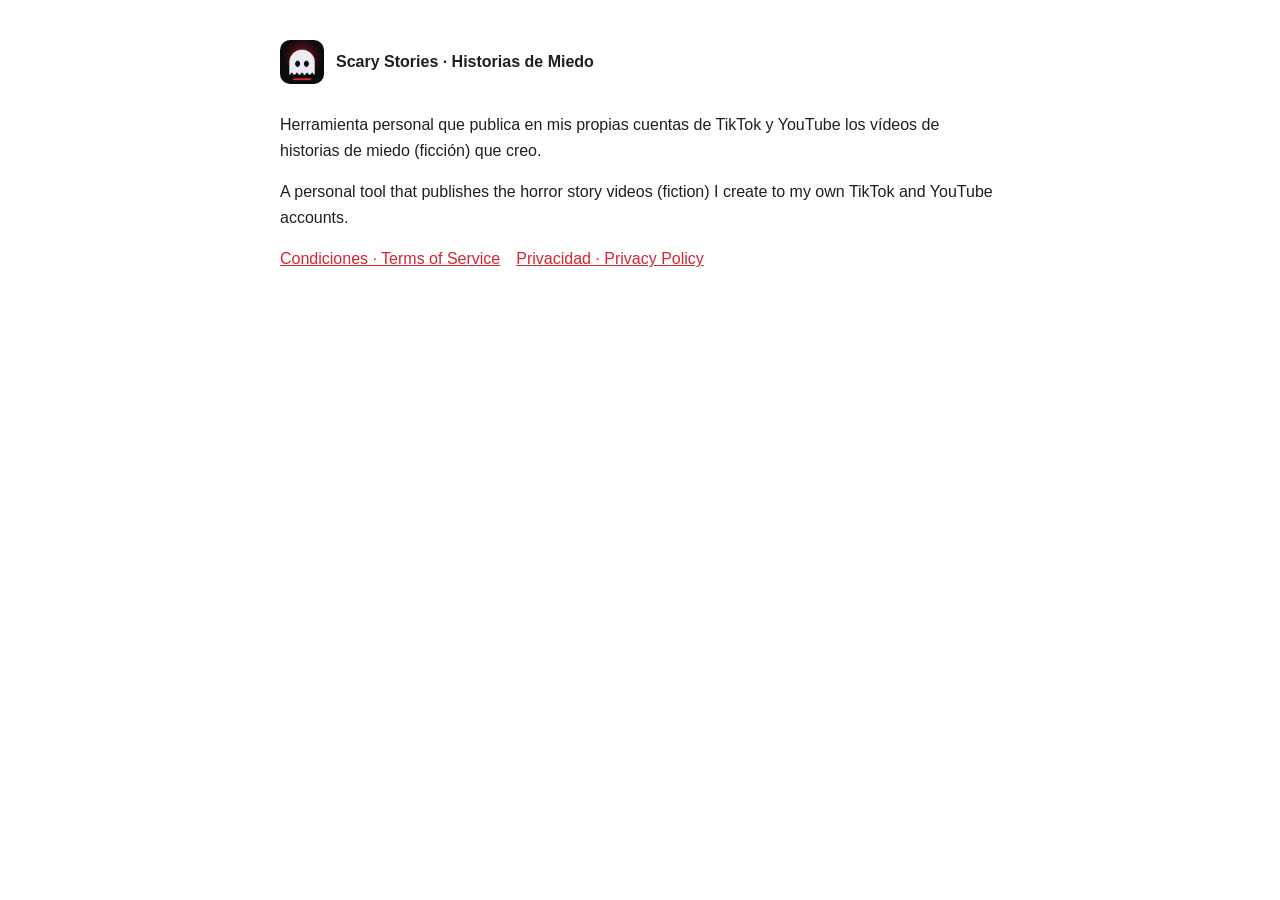
<file: index.html>
<!doctype html><html lang="es"><head><meta charset="utf-8"><meta name="viewport" content="width=device-width,initial-scale=1">
<title>Scary Stories</title><link rel="stylesheet" href="style.css"><link rel="icon" href="app-icon-1024.png"></head>
<body><main><div class="brand"><img src="app-icon-1024.png" alt=""><span>Scary Stories · Historias de Miedo</span></div>
<p>Herramienta personal que publica en mis propias cuentas de TikTok y YouTube los vídeos de historias de miedo (ficción) que creo.</p>
<p>A personal tool that publishes the horror story videos (fiction) I create to my own TikTok and YouTube accounts.</p>
<nav><a href="terms.html">Condiciones · Terms of Service</a><a href="privacy.html">Privacidad · Privacy Policy</a></nav>
</main></body></html>
</file>
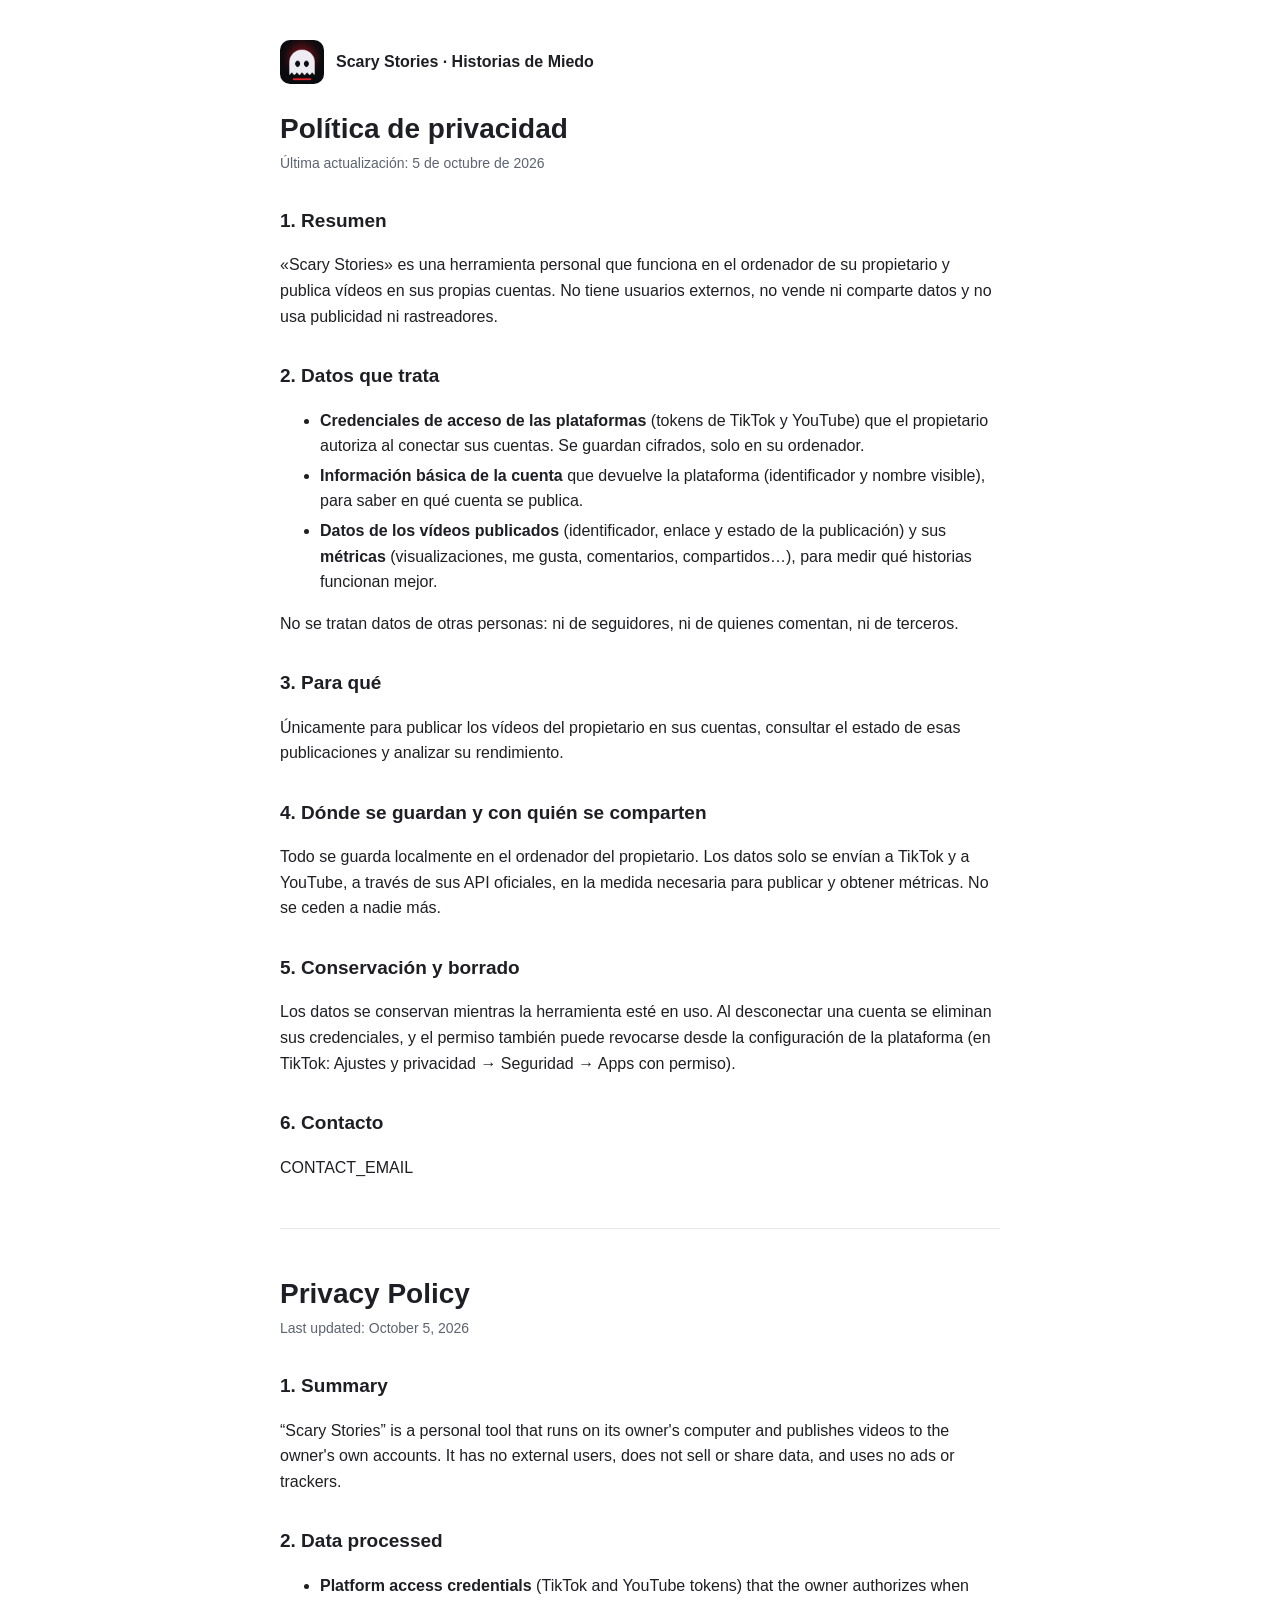
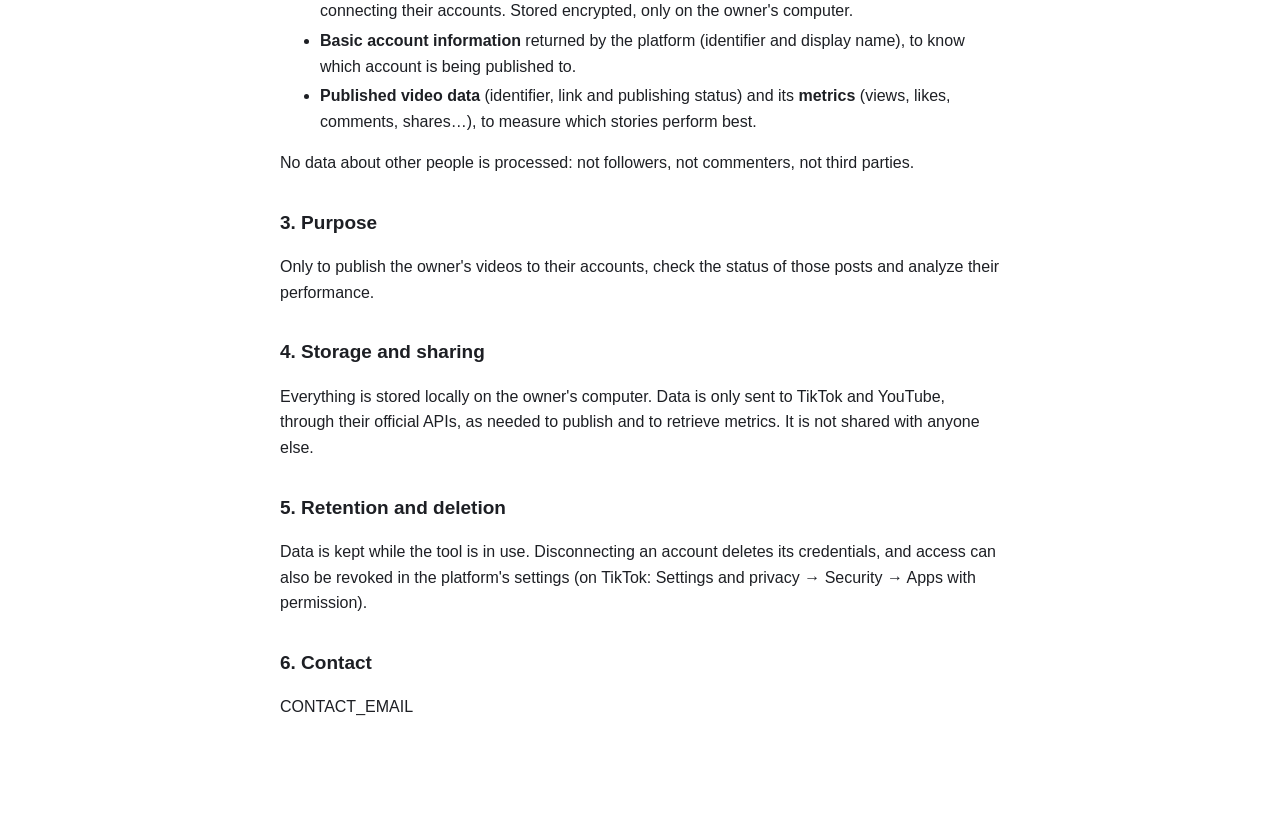
<file: privacy.html>
<!doctype html><html lang="es"><head><meta charset="utf-8"><meta name="viewport" content="width=device-width,initial-scale=1">
<title>Política de privacidad · Privacy Policy — Scary Stories</title><link rel="stylesheet" href="style.css"></head>
<body><main>
<div class="brand"><img src="app-icon-1024.png" alt=""><span>Scary Stories · Historias de Miedo</span></div>
<h1>Política de privacidad</h1><div class="upd">Última actualización: 5 de octubre de 2026</div>
<h2>1. Resumen</h2>
<p>«Scary Stories» es una herramienta personal que funciona en el ordenador de su propietario y publica vídeos en sus propias cuentas. No tiene usuarios externos, no vende ni comparte datos y no usa publicidad ni rastreadores.</p>
<h2>2. Datos que trata</h2>
<ul><li><b>Credenciales de acceso de las plataformas</b> (tokens de TikTok y YouTube) que el propietario autoriza al conectar sus cuentas. Se guardan cifrados, solo en su ordenador.</li>
<li><b>Información básica de la cuenta</b> que devuelve la plataforma (identificador y nombre visible), para saber en qué cuenta se publica.</li>
<li><b>Datos de los vídeos publicados</b> (identificador, enlace y estado de la publicación) y sus <b>métricas</b> (visualizaciones, me gusta, comentarios, compartidos…), para medir qué historias funcionan mejor.</li></ul>
<p>No se tratan datos de otras personas: ni de seguidores, ni de quienes comentan, ni de terceros.</p>
<h2>3. Para qué</h2>
<p>Únicamente para publicar los vídeos del propietario en sus cuentas, consultar el estado de esas publicaciones y analizar su rendimiento.</p>
<h2>4. Dónde se guardan y con quién se comparten</h2>
<p>Todo se guarda localmente en el ordenador del propietario. Los datos solo se envían a TikTok y a YouTube, a través de sus API oficiales, en la medida necesaria para publicar y obtener métricas. No se ceden a nadie más.</p>
<h2>5. Conservación y borrado</h2>
<p>Los datos se conservan mientras la herramienta esté en uso. Al desconectar una cuenta se eliminan sus credenciales, y el permiso también puede revocarse desde la configuración de la plataforma (en TikTok: Ajustes y privacidad → Seguridad → Apps con permiso).</p>
<h2>6. Contacto</h2>
<p>CONTACT_EMAIL</p>
<hr>
<div lang="en">
<h1>Privacy Policy</h1><div class="upd">Last updated: October 5, 2026</div>
<h2>1. Summary</h2>
<p>“Scary Stories” is a personal tool that runs on its owner's computer and publishes videos to the owner's own accounts. It has no external users, does not sell or share data, and uses no ads or trackers.</p>
<h2>2. Data processed</h2>
<ul><li><b>Platform access credentials</b> (TikTok and YouTube tokens) that the owner authorizes when connecting their accounts. Stored encrypted, only on the owner's computer.</li>
<li><b>Basic account information</b> returned by the platform (identifier and display name), to know which account is being published to.</li>
<li><b>Published video data</b> (identifier, link and publishing status) and its <b>metrics</b> (views, likes, comments, shares…), to measure which stories perform best.</li></ul>
<p>No data about other people is processed: not followers, not commenters, not third parties.</p>
<h2>3. Purpose</h2>
<p>Only to publish the owner's videos to their accounts, check the status of those posts and analyze their performance.</p>
<h2>4. Storage and sharing</h2>
<p>Everything is stored locally on the owner's computer. Data is only sent to TikTok and YouTube, through their official APIs, as needed to publish and to retrieve metrics. It is not shared with anyone else.</p>
<h2>5. Retention and deletion</h2>
<p>Data is kept while the tool is in use. Disconnecting an account deletes its credentials, and access can also be revoked in the platform's settings (on TikTok: Settings and privacy → Security → Apps with permission).</p>
<h2>6. Contact</h2>
<p>CONTACT_EMAIL</p></div>
</main></body></html>
</file>
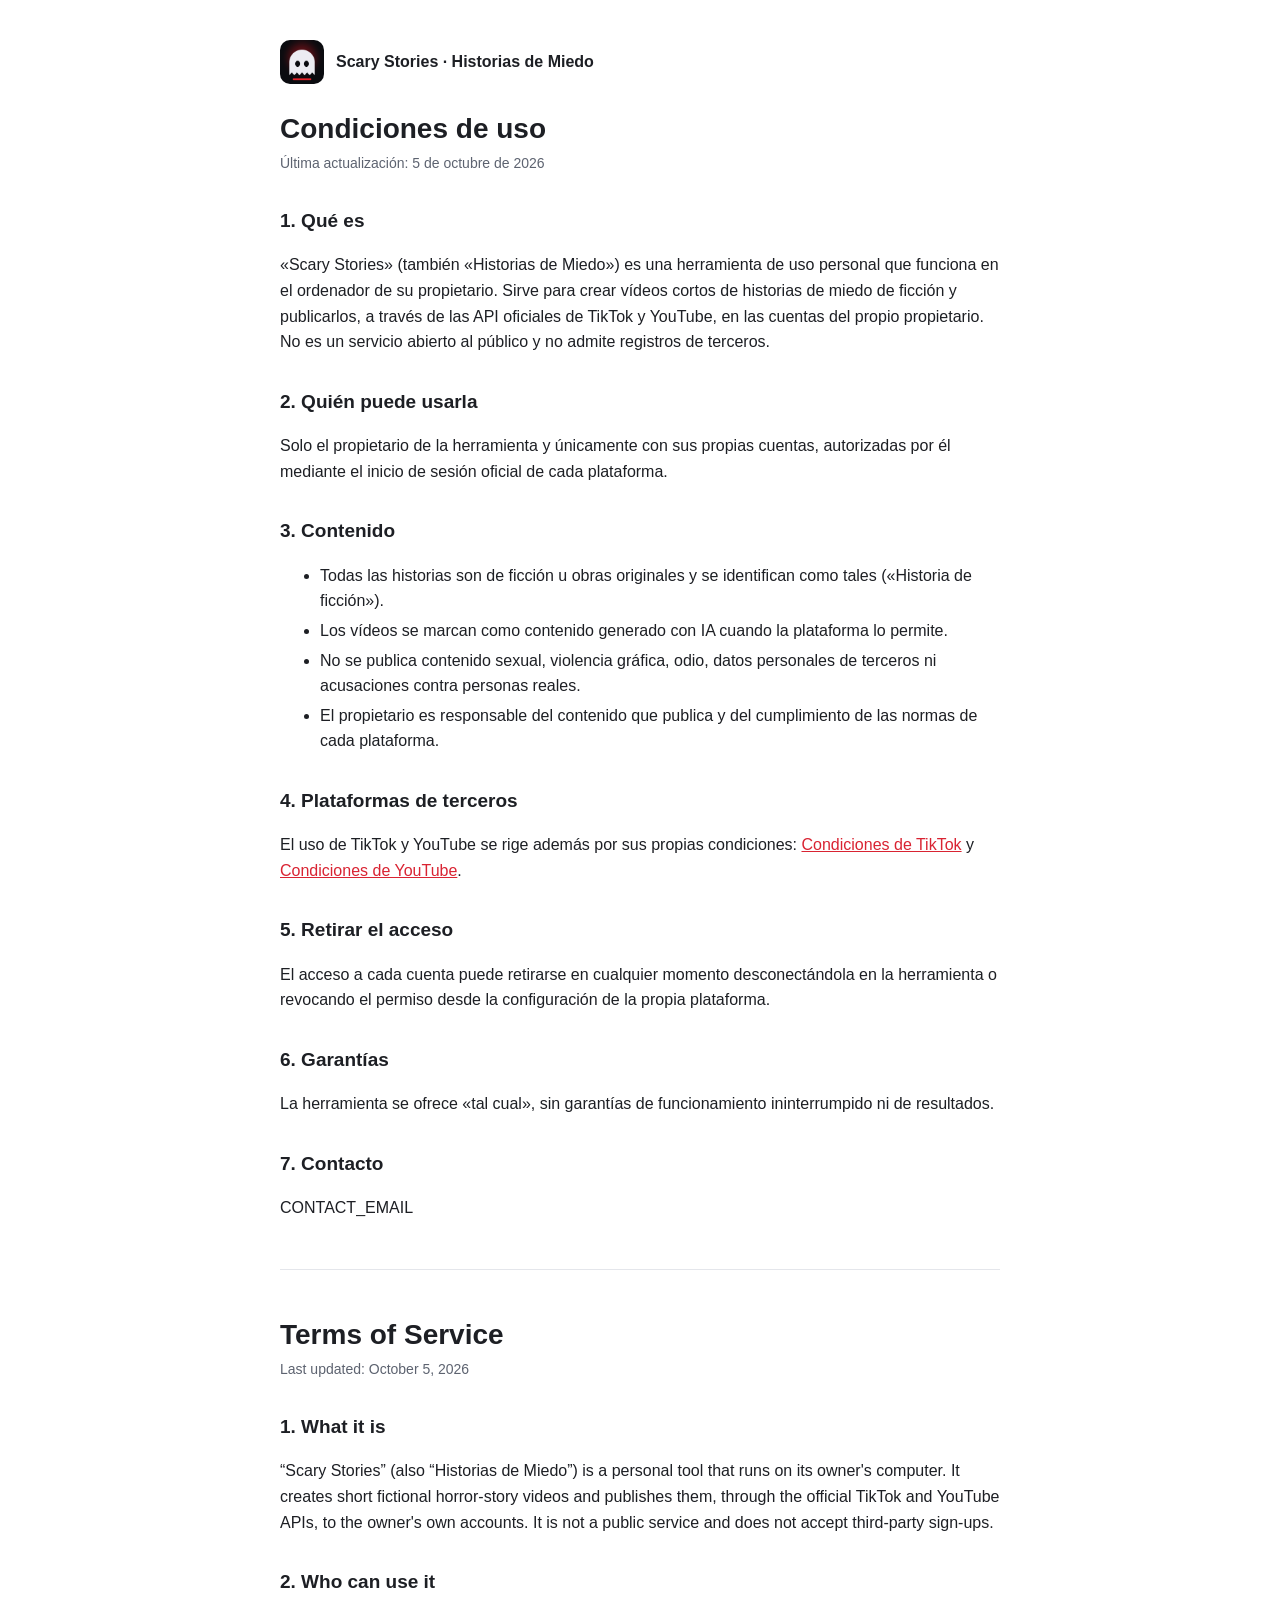
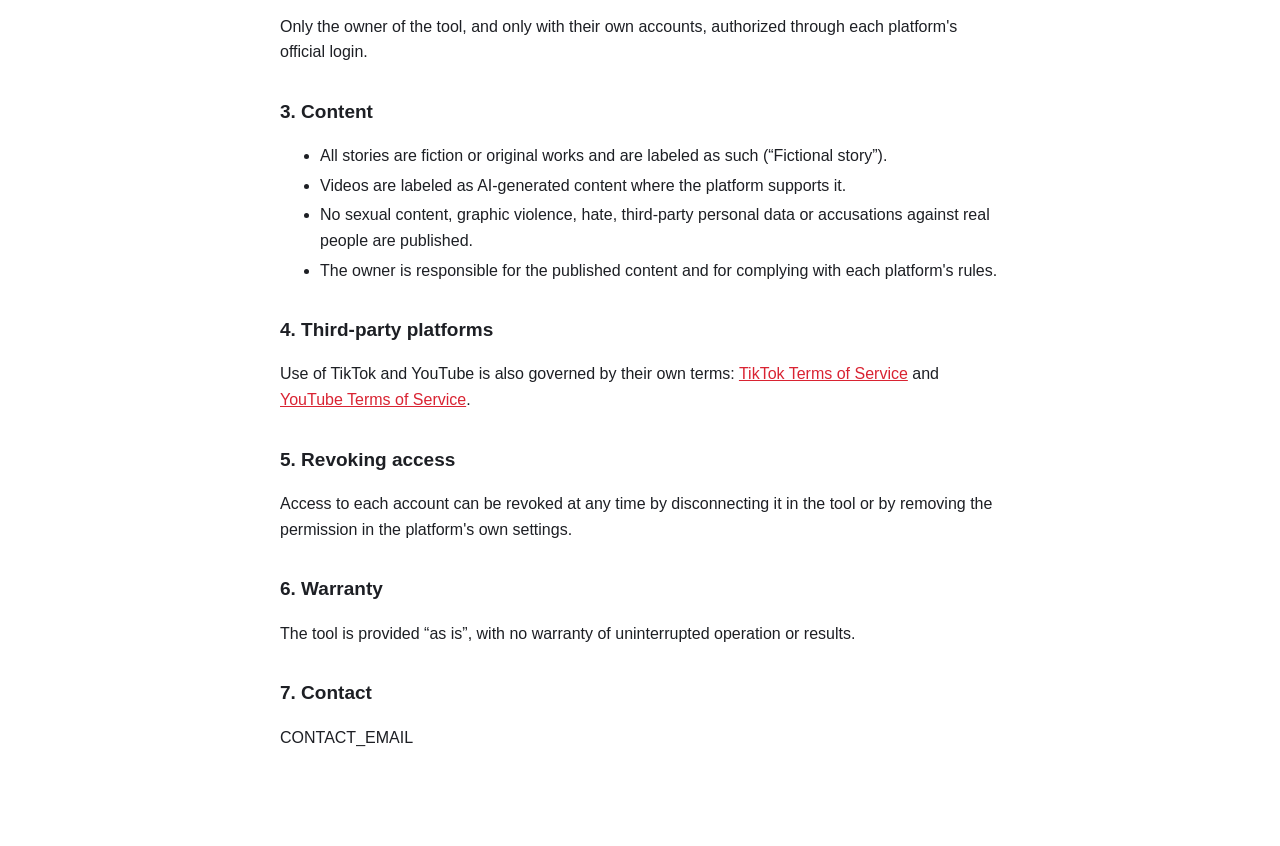
<file: terms.html>
<!doctype html><html lang="es"><head><meta charset="utf-8"><meta name="viewport" content="width=device-width,initial-scale=1">
<title>Condiciones de uso · Terms of Service — Scary Stories</title><link rel="stylesheet" href="style.css"></head>
<body><main>
<div class="brand"><img src="app-icon-1024.png" alt=""><span>Scary Stories · Historias de Miedo</span></div>
<h1>Condiciones de uso</h1><div class="upd">Última actualización: 5 de octubre de 2026</div>
<h2>1. Qué es</h2>
<p>«Scary Stories» (también «Historias de Miedo») es una herramienta de uso personal que funciona en el ordenador de su propietario. Sirve para crear vídeos cortos de historias de miedo de ficción y publicarlos, a través de las API oficiales de TikTok y YouTube, en las cuentas del propio propietario. No es un servicio abierto al público y no admite registros de terceros.</p>
<h2>2. Quién puede usarla</h2>
<p>Solo el propietario de la herramienta y únicamente con sus propias cuentas, autorizadas por él mediante el inicio de sesión oficial de cada plataforma.</p>
<h2>3. Contenido</h2>
<ul><li>Todas las historias son de ficción u obras originales y se identifican como tales («Historia de ficción»).</li>
<li>Los vídeos se marcan como contenido generado con IA cuando la plataforma lo permite.</li>
<li>No se publica contenido sexual, violencia gráfica, odio, datos personales de terceros ni acusaciones contra personas reales.</li>
<li>El propietario es responsable del contenido que publica y del cumplimiento de las normas de cada plataforma.</li></ul>
<h2>4. Plataformas de terceros</h2>
<p>El uso de TikTok y YouTube se rige además por sus propias condiciones: <a href="https://www.tiktok.com/legal/terms-of-service">Condiciones de TikTok</a> y <a href="https://www.youtube.com/t/terms">Condiciones de YouTube</a>.</p>
<h2>5. Retirar el acceso</h2>
<p>El acceso a cada cuenta puede retirarse en cualquier momento desconectándola en la herramienta o revocando el permiso desde la configuración de la propia plataforma.</p>
<h2>6. Garantías</h2>
<p>La herramienta se ofrece «tal cual», sin garantías de funcionamiento ininterrumpido ni de resultados.</p>
<h2>7. Contacto</h2>
<p>CONTACT_EMAIL</p>
<hr>
<h1 lang="en">Terms of Service</h1><div class="upd" lang="en">Last updated: October 5, 2026</div>
<div lang="en">
<h2>1. What it is</h2>
<p>“Scary Stories” (also “Historias de Miedo”) is a personal tool that runs on its owner's computer. It creates short fictional horror-story videos and publishes them, through the official TikTok and YouTube APIs, to the owner's own accounts. It is not a public service and does not accept third-party sign-ups.</p>
<h2>2. Who can use it</h2>
<p>Only the owner of the tool, and only with their own accounts, authorized through each platform's official login.</p>
<h2>3. Content</h2>
<ul><li>All stories are fiction or original works and are labeled as such (“Fictional story”).</li>
<li>Videos are labeled as AI-generated content where the platform supports it.</li>
<li>No sexual content, graphic violence, hate, third-party personal data or accusations against real people are published.</li>
<li>The owner is responsible for the published content and for complying with each platform's rules.</li></ul>
<h2>4. Third-party platforms</h2>
<p>Use of TikTok and YouTube is also governed by their own terms: <a href="https://www.tiktok.com/legal/terms-of-service">TikTok Terms of Service</a> and <a href="https://www.youtube.com/t/terms">YouTube Terms of Service</a>.</p>
<h2>5. Revoking access</h2>
<p>Access to each account can be revoked at any time by disconnecting it in the tool or by removing the permission in the platform's own settings.</p>
<h2>6. Warranty</h2>
<p>The tool is provided “as is”, with no warranty of uninterrupted operation or results.</p>
<h2>7. Contact</h2>
<p>CONTACT_EMAIL</p></div>
</main></body></html>
</file>
<file: style.css>
:root{color-scheme:light dark;--bg:#fff;--fg:#1d1f24;--mut:#5d6370;--line:#e4e6eb;--acc:#d92332}
@media(prefers-color-scheme:dark){:root{--bg:#0d0e12;--fg:#eceef3;--mut:#9aa1af;--line:#262a33}}
*{box-sizing:border-box}body{margin:0;background:var(--bg);color:var(--fg);font:16px/1.6 -apple-system,BlinkMacSystemFont,"Segoe UI",Roboto,Arial,sans-serif}
main{max-width:760px;margin:0 auto;padding:40px 20px 80px}h1{font-size:28px;line-height:1.2;margin:0 0 6px}h2{font-size:19px;margin:32px 0 8px}
.upd{color:var(--mut);font-size:14px;margin-bottom:28px}a{color:var(--acc)}hr{border:0;border-top:1px solid var(--line);margin:48px 0}
.brand{display:flex;align-items:center;gap:12px;margin-bottom:28px;font-weight:700}.brand img{width:44px;height:44px;border-radius:10px}
nav a{margin-right:16px}li{margin:4px 0}
</file>
